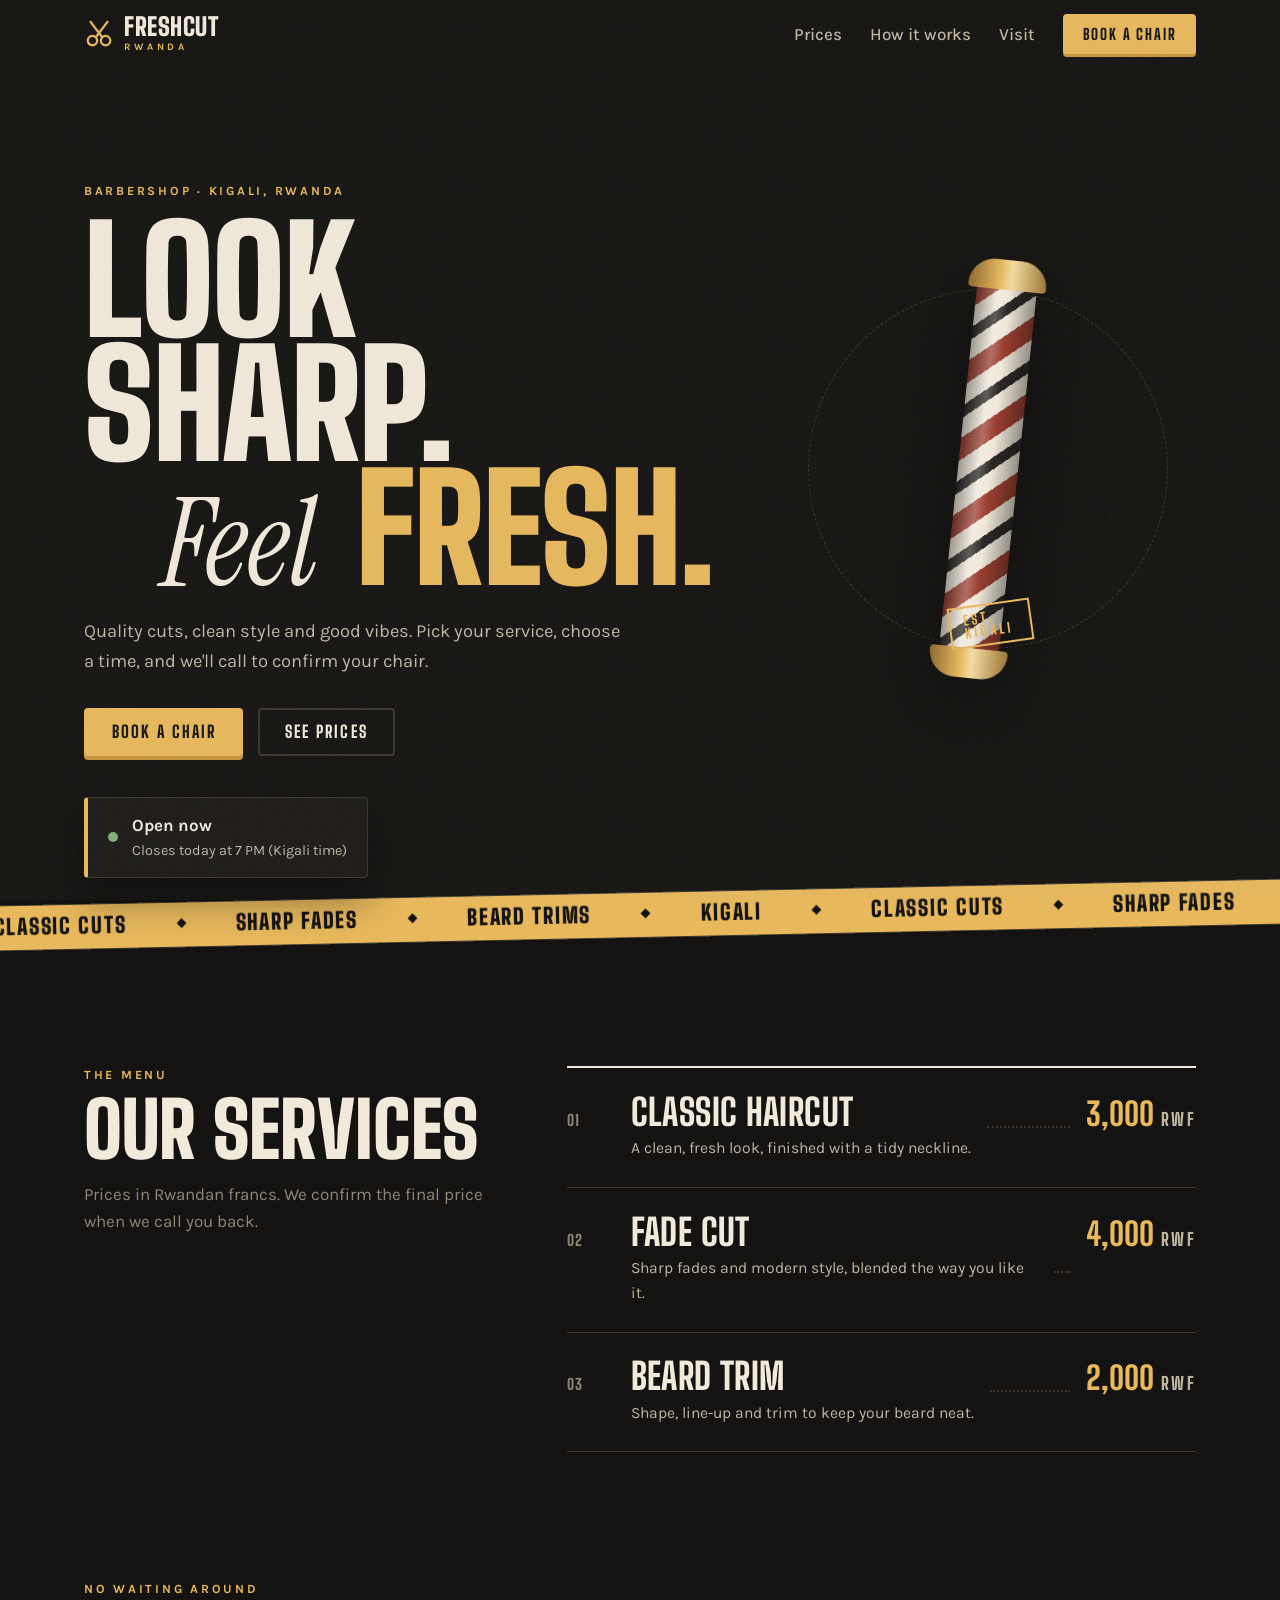
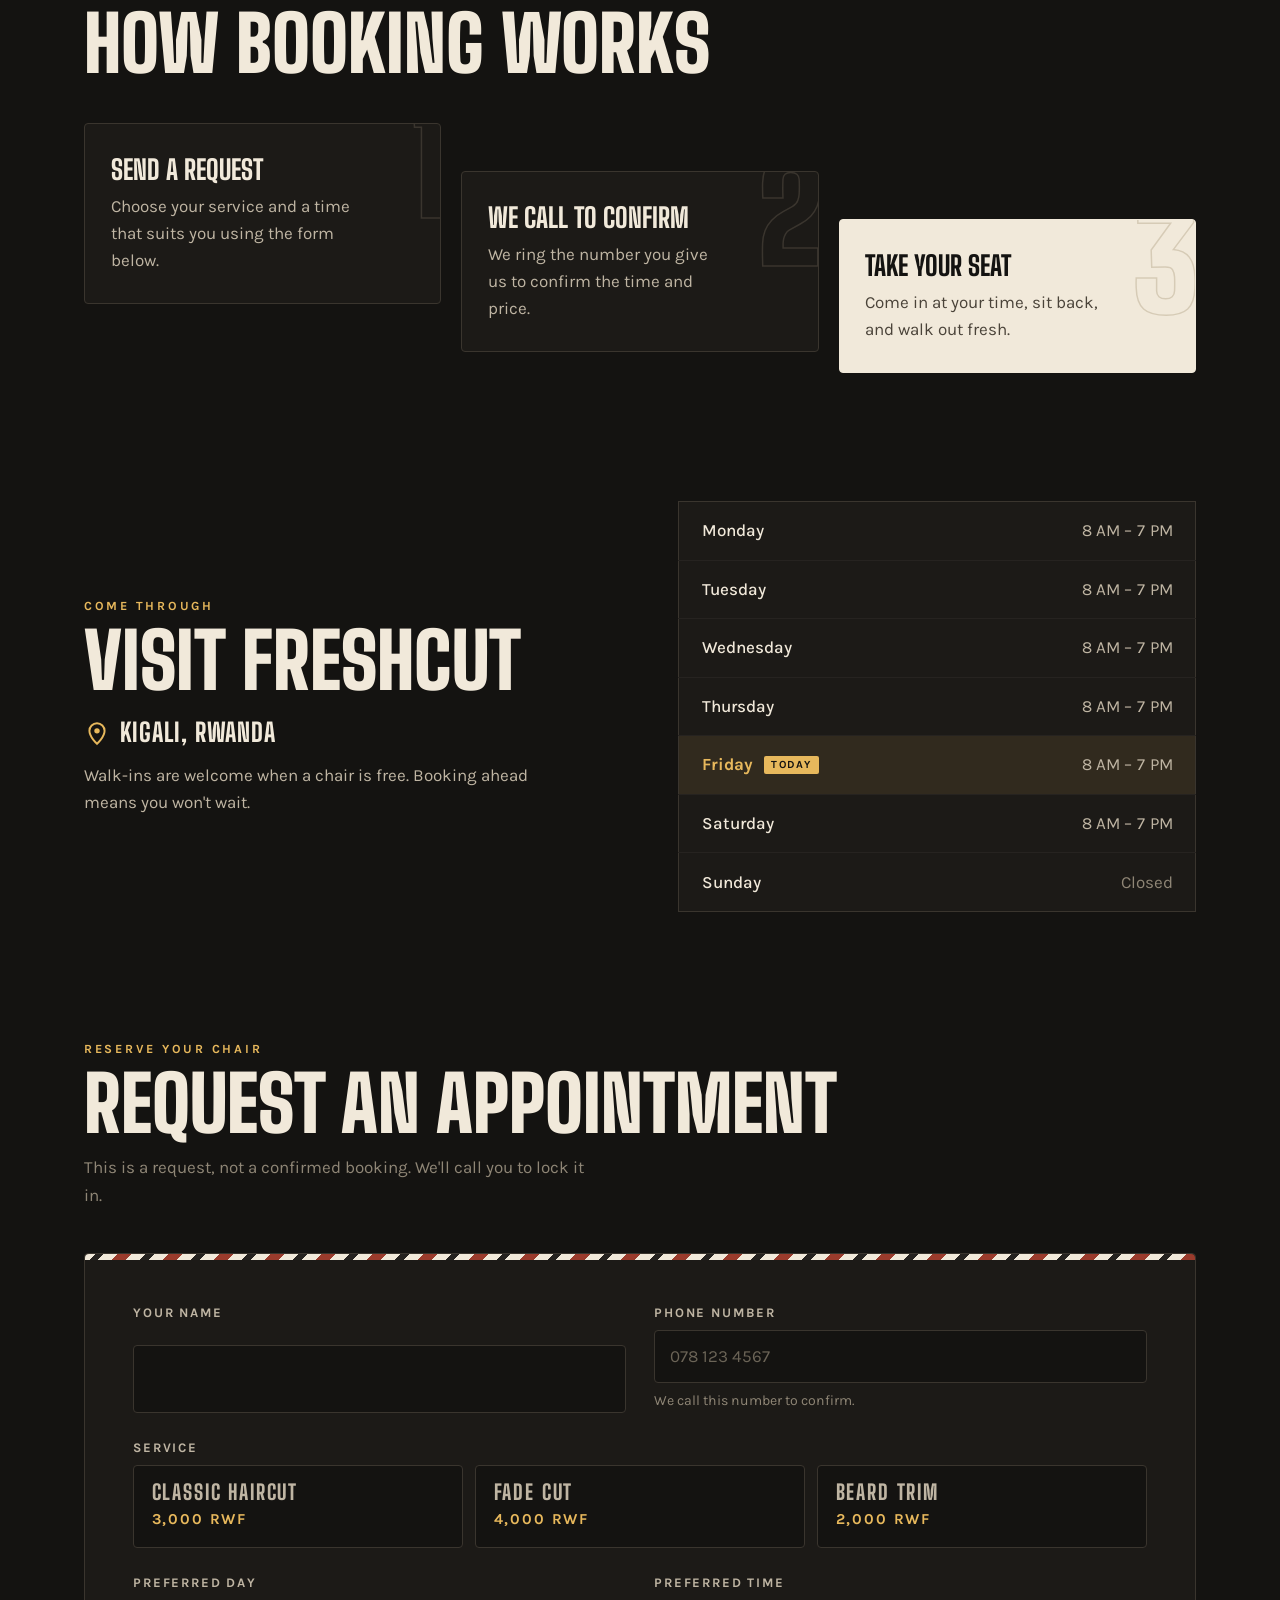
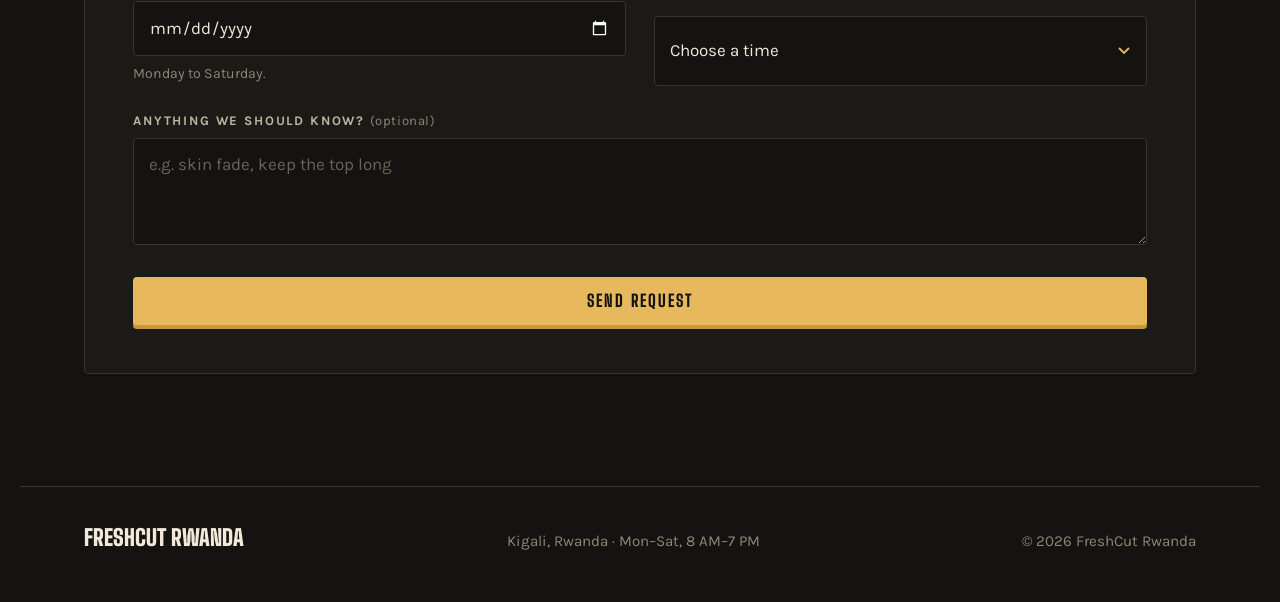
<file: index.html>
<!DOCTYPE html>
<html lang="en">
<head>
  <meta charset="UTF-8">
  <meta name="viewport" content="width=device-width, initial-scale=1.0">
  <title>FreshCut Rwanda | Barbershop in Kigali</title>
  <meta name="description" content="FreshCut Rwanda is a barbershop in Kigali for classic haircuts, sharp fades and beard trims. Open Monday to Saturday, 8 AM to 7 PM. Request an appointment online.">
  <meta name="theme-color" content="#141311">
  <link rel="canonical" href="https://freshcut-rwanda.netlify.app/">
  <link rel="icon" href="/favicon.svg" type="image/svg+xml">

  <meta property="og:type" content="website">
  <meta property="og:site_name" content="FreshCut Rwanda">
  <meta property="og:title" content="FreshCut Rwanda | Barbershop in Kigali">
  <meta property="og:description" content="Classic cuts, sharp fades and neat beards in Kigali. Request your chair online.">
  <meta property="og:url" content="https://freshcut-rwanda.netlify.app/">
  <meta property="og:locale" content="en_RW">
  <meta name="twitter:card" content="summary">

  <link rel="preconnect" href="https://fonts.googleapis.com">
  <link rel="preconnect" href="https://fonts.gstatic.com" crossorigin>
  <link rel="stylesheet" href="https://fonts.googleapis.com/css2?family=Big+Shoulders+Display:wght@600;800;900&family=Instrument+Serif:ital@0;1&family=Karla:wght@400;500;700&display=swap">
  <link rel="stylesheet" href="/styles.css">
  <script src="/main.js" defer></script>

  <script type="application/ld+json">
  {
    "@context": "https://schema.org",
    "@type": "BarberShop",
    "name": "FreshCut Rwanda",
    "url": "https://freshcut-rwanda.netlify.app/",
    "address": {
      "@type": "PostalAddress",
      "addressLocality": "Kigali",
      "addressCountry": "RW"
    },
    "priceRange": "2,000–4,000 RWF",
    "currenciesAccepted": "RWF",
    "openingHoursSpecification": [{
      "@type": "OpeningHoursSpecification",
      "dayOfWeek": ["Monday", "Tuesday", "Wednesday", "Thursday", "Friday", "Saturday"],
      "opens": "08:00",
      "closes": "19:00"
    }],
    "makesOffer": [
      { "@type": "Offer", "name": "Classic Haircut", "price": "3000", "priceCurrency": "RWF" },
      { "@type": "Offer", "name": "Fade Cut", "price": "4000", "priceCurrency": "RWF" },
      { "@type": "Offer", "name": "Beard Trim", "price": "2000", "priceCurrency": "RWF" }
    ]
  }
  </script>
</head>
<body>
  <a class="skip-link" href="#main">Skip to content</a>

  <header class="site-header" data-header>
    <div class="site-header__inner">
      <a class="brand" href="/" aria-label="FreshCut Rwanda, home">
        <svg class="brand__mark" viewBox="0 0 32 32" aria-hidden="true">
          <circle cx="9" cy="23" r="5" fill="none" stroke="currentColor" stroke-width="2.4"/>
          <circle cx="23" cy="23" r="5" fill="none" stroke="currentColor" stroke-width="2.4"/>
          <path d="M12.5 19.5 25 3M19.5 19.5 7 3" stroke="currentColor" stroke-width="2.4" stroke-linecap="round"/>
        </svg>
        <span class="brand__name">FreshCut<span class="brand__sub">Rwanda</span></span>
      </a>

      <button class="nav-toggle" type="button" aria-expanded="false" aria-controls="site-nav" data-nav-toggle>
        <span class="nav-toggle__bars" aria-hidden="true"></span>
        <span class="visually-hidden">Menu</span>
      </button>

      <nav class="site-nav" id="site-nav" aria-label="Main" data-nav>
        <a href="#prices">Prices</a>
        <a href="#how">How it works</a>
        <a href="#visit">Visit</a>
        <a class="btn btn--small" href="#book">Book a chair</a>
      </nav>
    </div>
  </header>

  <main id="main">
    <section class="hero" aria-labelledby="hero-title">
      <div class="hero__copy">
        <p class="eyebrow reveal">Barbershop &middot; Kigali, Rwanda</p>
        <h1 class="hero__title reveal" id="hero-title">
          <span class="hero__line">Look sharp.</span>
          <span class="hero__line hero__line--accent"><em>Feel</em> fresh.</span>
        </h1>
        <p class="hero__lede reveal">Quality cuts, clean style and good vibes. Pick your service, choose a time, and we'll call to confirm your chair.</p>
        <div class="hero__actions reveal">
          <a class="btn" href="#book">Book a chair</a>
          <a class="btn btn--ghost" href="#prices">See prices</a>
        </div>
      </div>

      <div class="hero__art" aria-hidden="true">
        <div class="pole">
          <span class="pole__cap pole__cap--top"></span>
          <span class="pole__glass"><span class="pole__stripes"></span></span>
          <span class="pole__cap pole__cap--bottom"></span>
        </div>
        <p class="hero__stamp">Est. Kigali</p>
      </div>

      <aside class="status-card reveal" aria-live="polite">
        <span class="status-card__dot" data-status-dot></span>
        <div>
          <p class="status-card__label" data-status-label>Mon–Sat &middot; 8 AM–7 PM</p>
          <p class="status-card__detail" data-status-detail>Closed Sundays</p>
        </div>
      </aside>
    </section>

    <div class="ticker" aria-hidden="true">
      <div class="ticker__track">
        <span>Classic cuts</span><span>Sharp fades</span><span>Beard trims</span><span>Kigali</span>
        <span>Classic cuts</span><span>Sharp fades</span><span>Beard trims</span><span>Kigali</span>
      </div>
    </div>

    <section class="section prices" id="prices" aria-labelledby="prices-title">
      <header class="section__head">
        <p class="eyebrow">The menu</p>
        <h2 class="section__title" id="prices-title">Our services</h2>
        <p class="section__note">Prices in Rwandan francs. We confirm the final price when we call you back.</p>
      </header>

      <ol class="menu">
        <li class="menu__item">
          <span class="menu__num">01</span>
          <div class="menu__body">
            <h3 class="menu__name">Classic Haircut</h3>
            <p class="menu__desc">A clean, fresh look, finished with a tidy neckline.</p>
          </div>
          <span class="menu__leader" aria-hidden="true"></span>
          <p class="menu__price"><data value="3000">3,000</data> <abbr title="Rwandan francs">RWF</abbr></p>
        </li>
        <li class="menu__item">
          <span class="menu__num">02</span>
          <div class="menu__body">
            <h3 class="menu__name">Fade Cut</h3>
            <p class="menu__desc">Sharp fades and modern style, blended the way you like it.</p>
          </div>
          <span class="menu__leader" aria-hidden="true"></span>
          <p class="menu__price"><data value="4000">4,000</data> <abbr title="Rwandan francs">RWF</abbr></p>
        </li>
        <li class="menu__item">
          <span class="menu__num">03</span>
          <div class="menu__body">
            <h3 class="menu__name">Beard Trim</h3>
            <p class="menu__desc">Shape, line-up and trim to keep your beard neat.</p>
          </div>
          <span class="menu__leader" aria-hidden="true"></span>
          <p class="menu__price"><data value="2000">2,000</data> <abbr title="Rwandan francs">RWF</abbr></p>
        </li>
      </ol>
    </section>

    <section class="section how" id="how" aria-labelledby="how-title">
      <header class="section__head">
        <p class="eyebrow">No waiting around</p>
        <h2 class="section__title" id="how-title">How booking works</h2>
      </header>

      <ol class="steps">
        <li class="step">
          <span class="step__num" aria-hidden="true">1</span>
          <h3 class="step__title">Send a request</h3>
          <p>Choose your service and a time that suits you using the form below.</p>
        </li>
        <li class="step">
          <span class="step__num" aria-hidden="true">2</span>
          <h3 class="step__title">We call to confirm</h3>
          <p>We ring the number you give us to confirm the time and price.</p>
        </li>
        <li class="step">
          <span class="step__num" aria-hidden="true">3</span>
          <h3 class="step__title">Take your seat</h3>
          <p>Come in at your time, sit back, and walk out fresh.</p>
        </li>
      </ol>
    </section>

    <section class="section visit" id="visit" aria-labelledby="visit-title">
      <div class="visit__intro">
        <p class="eyebrow">Come through</p>
        <h2 class="section__title" id="visit-title">Visit FreshCut</h2>
        <p class="visit__place">
          <svg viewBox="0 0 24 24" aria-hidden="true"><path d="M12 22s7-6.2 7-12a7 7 0 1 0-14 0c0 5.8 7 12 7 12Z" fill="none" stroke="currentColor" stroke-width="1.8"/><circle cx="12" cy="10" r="2.5" fill="currentColor"/></svg>
          Kigali, Rwanda
        </p>
        <p>Walk-ins are welcome when a chair is free. Booking ahead means you won't wait.</p>
      </div>

      <table class="hours" aria-label="Opening hours">
        <tbody>
          <tr data-day="1"><th scope="row">Monday</th><td>8 AM – 7 PM</td></tr>
          <tr data-day="2"><th scope="row">Tuesday</th><td>8 AM – 7 PM</td></tr>
          <tr data-day="3"><th scope="row">Wednesday</th><td>8 AM – 7 PM</td></tr>
          <tr data-day="4"><th scope="row">Thursday</th><td>8 AM – 7 PM</td></tr>
          <tr data-day="5"><th scope="row">Friday</th><td>8 AM – 7 PM</td></tr>
          <tr data-day="6"><th scope="row">Saturday</th><td>8 AM – 7 PM</td></tr>
          <tr data-day="0" class="hours__closed"><th scope="row">Sunday</th><td>Closed</td></tr>
        </tbody>
      </table>
    </section>

    <section class="section book" id="book" aria-labelledby="book-title">
      <header class="section__head">
        <p class="eyebrow">Reserve your chair</p>
        <h2 class="section__title" id="book-title">Request an appointment</h2>
        <p class="section__note">This is a request, not a confirmed booking. We'll call you to lock it in.</p>
      </header>

      <form class="booking" name="booking" method="POST" action="/thank-you" data-netlify="true" netlify-honeypot="bot-field" data-booking-form>
        <input type="hidden" name="subject" value="New booking request from %{siteName}">
        <p class="visually-hidden" aria-hidden="true">
          <label>Leave this empty: <input name="bot-field" tabindex="-1" autocomplete="off"></label>
        </p>

        <div class="field">
          <label for="f-name">Your name</label>
          <input id="f-name" name="name" type="text" autocomplete="name" required maxlength="80" aria-describedby="f-name-error">
          <p class="field__error" id="f-name-error" data-error-for="name"></p>
        </div>

        <div class="field">
          <label for="f-phone">Phone number</label>
          <input id="f-phone" name="phone" type="tel" inputmode="tel" autocomplete="tel" placeholder="078 123 4567" required maxlength="20" aria-describedby="f-phone-hint f-phone-error">
          <p class="field__hint" id="f-phone-hint">We call this number to confirm.</p>
          <p class="field__error" id="f-phone-error" data-error-for="phone"></p>
        </div>

        <fieldset class="field field--wide">
          <legend>Service</legend>
          <div class="choices">
            <label class="choice">
              <input type="radio" name="service" value="Classic Haircut (3,000 RWF)" required>
              <span class="choice__box"><span class="choice__name">Classic Haircut</span><span class="choice__price">3,000 RWF</span></span>
            </label>
            <label class="choice">
              <input type="radio" name="service" value="Fade Cut (4,000 RWF)">
              <span class="choice__box"><span class="choice__name">Fade Cut</span><span class="choice__price">4,000 RWF</span></span>
            </label>
            <label class="choice">
              <input type="radio" name="service" value="Beard Trim (2,000 RWF)">
              <span class="choice__box"><span class="choice__name">Beard Trim</span><span class="choice__price">2,000 RWF</span></span>
            </label>
          </div>
          <p class="field__error" data-error-for="service"></p>
        </fieldset>

        <div class="field">
          <label for="f-date">Preferred day</label>
          <input id="f-date" name="date" type="date" required aria-describedby="f-date-hint f-date-error">
          <p class="field__hint" id="f-date-hint">Monday to Saturday.</p>
          <p class="field__error" id="f-date-error" data-error-for="date"></p>
        </div>

        <div class="field">
          <label for="f-time">Preferred time</label>
          <select id="f-time" name="time" required aria-describedby="f-time-error">
            <option value="">Choose a time</option>
            <option>8:00 AM</option><option>8:30 AM</option>
            <option>9:00 AM</option><option>9:30 AM</option>
            <option>10:00 AM</option><option>10:30 AM</option>
            <option>11:00 AM</option><option>11:30 AM</option>
            <option>12:00 PM</option><option>12:30 PM</option>
            <option>1:00 PM</option><option>1:30 PM</option>
            <option>2:00 PM</option><option>2:30 PM</option>
            <option>3:00 PM</option><option>3:30 PM</option>
            <option>4:00 PM</option><option>4:30 PM</option>
            <option>5:00 PM</option><option>5:30 PM</option>
            <option>6:00 PM</option><option>6:30 PM</option>
          </select>
          <p class="field__error" id="f-time-error" data-error-for="time"></p>
        </div>

        <div class="field field--wide">
          <label for="f-notes">Anything we should know? <span class="field__optional">(optional)</span></label>
          <textarea id="f-notes" name="notes" rows="3" maxlength="500" placeholder="e.g. skin fade, keep the top long"></textarea>
        </div>

        <div class="booking__footer field--wide">
          <button class="btn btn--block" type="submit" data-submit>
            <span data-submit-label>Send request</span>
          </button>
          <p class="booking__status" role="status" data-form-status></p>
        </div>
      </form>

      <div class="booking-done" hidden tabindex="-1" data-booking-done>
        <svg viewBox="0 0 48 48" aria-hidden="true"><circle cx="24" cy="24" r="22" fill="none" stroke="currentColor" stroke-width="2.5"/><path d="m14 25 7 7 13-15" fill="none" stroke="currentColor" stroke-width="3" stroke-linecap="round" stroke-linejoin="round"/></svg>
        <h3>Request received</h3>
        <p data-done-summary>We'll call you shortly to confirm your appointment.</p>
        <button class="btn btn--ghost" type="button" data-book-again>Make another request</button>
      </div>
    </section>
  </main>

  <footer class="site-footer">
    <p class="site-footer__brand">FreshCut Rwanda</p>
    <p>Kigali, Rwanda &middot; Mon–Sat, 8 AM–7 PM</p>
    <p class="site-footer__copy">&copy; <span data-year>2026</span> FreshCut Rwanda</p>
  </footer>
</body>
</html>
</file>
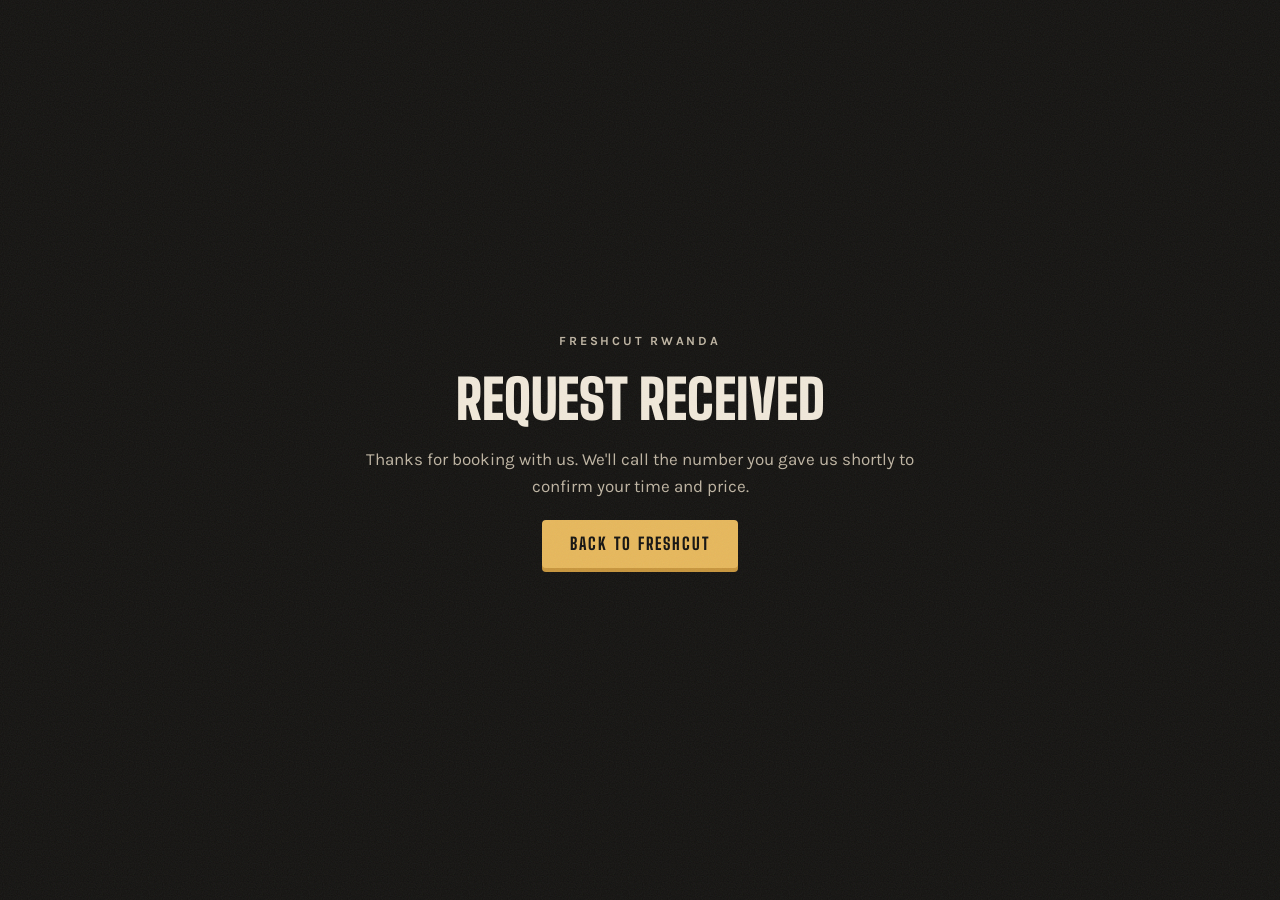
<file: thank-you.html>
<!DOCTYPE html>
<html lang="en">
<head>
  <meta charset="UTF-8">
  <meta name="viewport" content="width=device-width, initial-scale=1.0">
  <meta name="theme-color" content="#141311">
  <link rel="icon" href="/favicon.svg" type="image/svg+xml">
  <link rel="preconnect" href="https://fonts.googleapis.com">
  <link rel="preconnect" href="https://fonts.gstatic.com" crossorigin>
  <link rel="stylesheet" href="https://fonts.googleapis.com/css2?family=Big+Shoulders+Display:wght@600;800;900&family=Instrument+Serif:ital@0;1&family=Karla:wght@400;500;700&display=swap">
  <link rel="stylesheet" href="/styles.css">
  <title>Request received | FreshCut Rwanda</title>
  <meta name="robots" content="noindex">
</head>
<body>
  <main class="page-simple">
    <div class="page-simple__inner">
      <p class="eyebrow">FreshCut Rwanda</p>
      <h1>Request received</h1>
      <p>Thanks for booking with us. We'll call the number you gave us shortly to confirm your time and price.</p>
      <a class="btn" href="/">Back to FreshCut</a>
    </div>
  </main>
</body>
</html>
</file>
<file: styles.css>
/* FreshCut Rwanda — signboard style
   Palette: warm off-black, charcoal, cream paper, brass gold, oxblood pole stripe. */

:root {
  --ink: #141311;
  --ink-2: #1c1a17;
  --ink-3: #262320;
  --line: #3a352e;
  --cream: #f1e9da;
  --cream-dim: #bfb5a3;
  --muted: #8f8676;
  --gold: #e7b85c;
  --gold-deep: #c8963d;
  --oxblood: #9a3b2c;
  --ok: #7fae7a;
  --danger: #e0806b;

  --font-display: "Big Shoulders Display", "Arial Narrow", sans-serif;
  --font-serif: "Instrument Serif", Georgia, serif;
  --font-body: "Karla", "Segoe UI", sans-serif;

  --gutter: clamp(1.25rem, 5vw, 5rem);
  --max: 1240px;
  --radius: 4px;
  --ease: cubic-bezier(.2, .7, .2, 1);
}

*,
*::before,
*::after { box-sizing: border-box; }

html { scroll-behavior: smooth; scroll-padding-top: 5rem; }

body {
  margin: 0;
  font-family: var(--font-body);
  font-size: 1.0625rem;
  line-height: 1.6;
  color: var(--cream);
  background: var(--ink);
  -webkit-font-smoothing: antialiased;
  overflow-x: hidden;
}

/* Fixed grain overlay — non-interactive, never on a scrolling container */
body::after {
  content: "";
  position: fixed;
  inset: 0;
  z-index: 100;
  pointer-events: none;
  opacity: .07;
  background-image: url("data:image/svg+xml,%3Csvg xmlns='http://www.w3.org/2000/svg' width='160' height='160'%3E%3Cfilter id='n'%3E%3CfeTurbulence type='fractalNoise' baseFrequency='.85' numOctaves='3' stitchTiles='stitch'/%3E%3C/filter%3E%3Crect width='100%25' height='100%25' filter='url(%23n)'/%3E%3C/svg%3E");
}

img, svg { display: block; max-width: 100%; }
h1, h2, h3, p { margin: 0; }
a { color: inherit; }

:focus-visible {
  outline: 2px solid var(--gold);
  outline-offset: 3px;
  border-radius: 2px;
}

.visually-hidden {
  position: absolute !important;
  width: 1px; height: 1px;
  padding: 0; margin: -1px;
  overflow: hidden;
  clip: rect(0 0 0 0);
  white-space: nowrap;
  border: 0;
}

.skip-link {
  position: absolute;
  left: 1rem; top: -4rem;
  z-index: 60;
  padding: .6rem 1rem;
  background: var(--gold);
  color: var(--ink);
  font-weight: 700;
  text-decoration: none;
  transition: transform .2s var(--ease);
}
.skip-link:focus { transform: translateY(5rem); }

.eyebrow {
  font-family: var(--font-body);
  font-weight: 700;
  font-size: .78rem;
  letter-spacing: .22em;
  text-transform: uppercase;
  color: var(--gold);
}

/* ---------- Buttons ---------- */
.btn {
  --btn-bg: var(--gold);
  --btn-fg: var(--ink);
  display: inline-flex;
  align-items: center;
  justify-content: center;
  gap: .5rem;
  min-height: 3rem;
  padding: .8rem 1.6rem;
  border: 2px solid var(--btn-bg);
  border-radius: var(--radius);
  background: var(--btn-bg);
  color: var(--btn-fg);
  font: 800 1.05rem/1 var(--font-display);
  letter-spacing: .12em;
  text-transform: uppercase;
  text-decoration: none;
  cursor: pointer;
  box-shadow: 0 4px 0 var(--gold-deep);
  transition: transform .15s var(--ease), box-shadow .15s var(--ease), background-color .2s;
}
.btn:hover { transform: translateY(-2px); box-shadow: 0 6px 0 var(--gold-deep); }
.btn:active { transform: translateY(3px); box-shadow: 0 1px 0 var(--gold-deep); }
.btn[disabled] { cursor: progress; opacity: .75; transform: none; }

.btn--ghost {
  --btn-bg: transparent;
  --btn-fg: var(--cream);
  border-color: var(--line);
  box-shadow: none;
}
.btn--ghost:hover { border-color: var(--gold); color: var(--gold); box-shadow: none; }
.btn--ghost:active { box-shadow: none; }

.btn--small { min-height: 2.5rem; padding: .55rem 1.1rem; font-size: .95rem; box-shadow: 0 3px 0 var(--gold-deep); }
.btn--block { width: 100%; }

/* ---------- Header ---------- */
.site-header {
  position: sticky;
  top: 0;
  z-index: 50;
  background: rgba(20, 19, 17, .82);
  backdrop-filter: blur(10px);
  -webkit-backdrop-filter: blur(10px);
  border-bottom: 1px solid transparent;
  transition: border-color .3s;
}
.site-header.is-scrolled { border-bottom-color: var(--line); }

.site-header__inner {
  max-width: var(--max);
  margin: 0 auto;
  padding: .9rem var(--gutter);
  display: flex;
  align-items: center;
  justify-content: space-between;
  gap: 1rem;
}

.brand {
  display: inline-flex;
  align-items: center;
  gap: .65rem;
  text-decoration: none;
  color: var(--cream);
}
.brand__mark { width: 30px; height: 30px; color: var(--gold); transition: transform .4s var(--ease); }
.brand:hover .brand__mark { transform: rotate(-14deg); }
.brand__name {
  font: 900 1.55rem/1 var(--font-display);
  letter-spacing: .02em;
  text-transform: uppercase;
}
.brand__sub {
  display: block;
  font: 700 .62rem/1.4 var(--font-body);
  letter-spacing: .38em;
  color: var(--gold);
}

.site-nav { display: flex; align-items: center; gap: 1.75rem; }
.site-nav a:not(.btn) {
  position: relative;
  font-weight: 500;
  text-decoration: none;
  color: var(--cream-dim);
  transition: color .2s;
}
.site-nav a:not(.btn)::after {
  content: "";
  position: absolute;
  left: 0; right: 0; bottom: -4px;
  height: 2px;
  background: var(--gold);
  transform: scaleX(0);
  transform-origin: left;
  transition: transform .3s var(--ease);
}
.site-nav a:not(.btn):hover { color: var(--cream); }
.site-nav a:not(.btn):hover::after { transform: scaleX(1); }

.nav-toggle {
  display: none;
  width: 44px; height: 44px;
  padding: 0;
  border: 1px solid var(--line);
  border-radius: var(--radius);
  background: transparent;
  color: var(--cream);
  cursor: pointer;
}
.nav-toggle__bars,
.nav-toggle__bars::before,
.nav-toggle__bars::after {
  display: block;
  width: 20px; height: 2px;
  margin: 0 auto;
  background: currentColor;
  transition: transform .3s var(--ease), opacity .2s;
}
.nav-toggle__bars { position: relative; }
.nav-toggle__bars::before,
.nav-toggle__bars::after { content: ""; position: absolute; left: 0; }
.nav-toggle__bars::before { transform: translateY(-6px); }
.nav-toggle__bars::after { transform: translateY(6px); }
.nav-toggle[aria-expanded="true"] .nav-toggle__bars { background: transparent; }
.nav-toggle[aria-expanded="true"] .nav-toggle__bars::before { transform: rotate(45deg); background: var(--cream); }
.nav-toggle[aria-expanded="true"] .nav-toggle__bars::after { transform: rotate(-45deg); background: var(--cream); }

@media (max-width: 760px) {
  .nav-toggle { display: block; }
  .site-nav {
    position: absolute;
    top: 100%; left: 0; right: 0;
    flex-direction: column;
    align-items: stretch;
    gap: 0;
    padding: .5rem var(--gutter) 1.5rem;
    background: var(--ink);
    border-bottom: 1px solid var(--line);
    opacity: 0;
    visibility: hidden;
    transform: translateY(-8px);
    transition: opacity .25s, transform .25s var(--ease), visibility 0s .25s;
  }
  .site-nav.is-open {
    opacity: 1;
    visibility: visible;
    transform: none;
    transition: opacity .25s, transform .25s var(--ease);
  }
  .site-nav a:not(.btn) {
    padding: .95rem 0;
    border-bottom: 1px solid var(--ink-3);
    font: 800 1.5rem/1 var(--font-display);
    text-transform: uppercase;
    letter-spacing: .04em;
  }
  .site-nav a:not(.btn)::after { display: none; }
  .site-nav .btn { margin-top: 1.25rem; }
}

/* ---------- Hero ---------- */
.hero {
  position: relative;
  max-width: var(--max);
  margin: 0 auto;
  padding: clamp(3rem, 9vw, 7rem) var(--gutter) clamp(4rem, 8vw, 6rem);
  display: grid;
  grid-template-columns: minmax(0, 1.6fr) minmax(0, 1fr);
  align-items: center;
  gap: 2rem;
}

.hero__copy { position: relative; z-index: 2; }

.hero__title {
  margin: 1.1rem 0 1.4rem;
  font: 900 clamp(3.6rem, 11.5vw, 9.5rem)/.84 var(--font-display);
  text-transform: uppercase;
  letter-spacing: -.01em;
}
.hero__line { display: block; }
.hero__line--accent { color: var(--gold); padding-left: clamp(1rem, 6vw, 5rem); }
.hero__line--accent em {
  font-family: var(--font-serif);
  font-weight: 400;
  font-style: italic;
  text-transform: none;
  letter-spacing: 0;
  color: var(--cream);
  font-size: .82em;
  margin-right: .06em;
}

.hero__lede {
  max-width: 34rem;
  color: var(--cream-dim);
  font-size: 1.15rem;
}

.hero__actions { display: flex; flex-wrap: wrap; gap: .9rem; margin-top: 2rem; }

.hero__art {
  position: relative;
  justify-self: center;
  display: grid;
  place-items: center;
}
.hero__art::before {
  content: "";
  position: absolute;
  width: clamp(220px, 30vw, 360px);
  aspect-ratio: 1;
  border-radius: 50%;
  border: 1px dashed var(--line);
  animation: spin 60s linear infinite;
}
.hero__stamp {
  position: absolute;
  bottom: 8%;
  right: -6%;
  padding: .35rem .8rem;
  border: 2px solid var(--gold);
  color: var(--gold);
  font: 800 .85rem/1 var(--font-display);
  letter-spacing: .25em;
  text-transform: uppercase;
  transform: rotate(-8deg);
}

/* Barber pole */
.pole {
  position: relative;
  display: grid;
  justify-items: center;
  transform: rotate(6deg);
  filter: drop-shadow(0 30px 40px rgba(0, 0, 0, .55));
}
.pole__cap {
  display: block;
  width: 78px; height: 30px;
  background: linear-gradient(90deg, #8e6a2c, var(--gold) 40%, #f6dca3 55%, #9c7633);
}
.pole__cap--top { border-radius: 40px 40px 6px 6px; }
.pole__cap--bottom { border-radius: 6px 6px 40px 40px; }
.pole__glass {
  position: relative;
  display: block;
  width: 60px;
  height: clamp(240px, 34vw, 360px);
  overflow: hidden;
  background: var(--cream);
}
.pole__glass::after {
  content: "";
  position: absolute;
  inset: 0;
  background: linear-gradient(90deg, rgba(0,0,0,.35), rgba(255,255,255,.25) 35%, rgba(255,255,255,0) 55%, rgba(0,0,0,.4));
}
.pole__stripes {
  position: absolute;
  left: 0; right: 0;
  top: -120px;
  height: calc(100% + 120px);
  background: repeating-linear-gradient(
    -40deg,
    var(--oxblood) 0 18px,
    var(--cream) 18px 34px,
    var(--ink-3) 34px 44px,
    var(--cream) 44px 60px
  );
  animation: pole 3.2s linear infinite;
}

/* "Open now" card overlapping the hero edge */
.status-card {
  position: absolute;
  left: var(--gutter);
  bottom: -1.6rem;
  z-index: 3;
  display: flex;
  align-items: center;
  gap: .9rem;
  padding: .9rem 1.25rem;
  background: var(--ink-2);
  border: 1px solid var(--line);
  border-left: 4px solid var(--gold);
  border-radius: var(--radius);
  box-shadow: 0 18px 40px rgba(0, 0, 0, .45);
}
.status-card__dot {
  width: 10px; height: 10px;
  flex: none;
  border-radius: 50%;
  background: var(--muted);
}
.status-card__dot.is-open { background: var(--ok); animation: pulse 2s ease-out infinite; }
.status-card__dot.is-closed { background: var(--danger); }
.status-card__label { font-weight: 700; }
.status-card__detail { font-size: .9rem; color: var(--cream-dim); }

@media (max-width: 860px) {
  .hero { grid-template-columns: 1fr; padding-bottom: 5.5rem; }
  .hero__art {
    position: absolute;
    right: calc(var(--gutter) * -0.2);
    top: 2rem;
    opacity: .22;
    z-index: 0;
  }
  .hero__stamp { display: none; }
  .status-card { right: var(--gutter); }
}

/* ---------- Ticker ---------- */
.ticker {
  overflow: hidden;
  border-block: 1px solid var(--line);
  background: var(--gold);
  color: var(--ink);
  transform: rotate(-1.2deg);
  margin: 2.5rem -2rem 0;
}
.ticker__track {
  display: flex;
  width: max-content;
  animation: ticker 28s linear infinite;
}
.ticker__track span {
  padding: .7rem 1.6rem;
  font: 900 1.35rem/1 var(--font-display);
  letter-spacing: .08em;
  text-transform: uppercase;
  white-space: nowrap;
}
.ticker__track span::after {
  content: "";
  display: inline-block;
  width: 7px; height: 7px;
  margin-left: 3.2rem;
  background: currentColor;
  vertical-align: middle;
  transform: translateY(-2px) rotate(45deg);
}

/* ---------- Sections ---------- */
.section {
  max-width: var(--max);
  margin: 0 auto;
  padding: clamp(4.5rem, 10vw, 8rem) var(--gutter) 0;
}
.section__head { margin-bottom: 2.75rem; }
.section__title {
  margin-top: .5rem;
  font: 900 clamp(2.6rem, 6.5vw, 4.8rem)/.92 var(--font-display);
  text-transform: uppercase;
}
.section__note { margin-top: 1rem; max-width: 32rem; color: var(--muted); }

/* Price menu — split layout, head left, board right */
.prices {
  display: grid;
  grid-template-columns: minmax(0, 1fr) minmax(0, 1.55fr);
  gap: clamp(2rem, 6vw, 6rem);
  align-items: start;
}
.prices .section__head { position: sticky; top: 7rem; }

.menu {
  list-style: none;
  margin: 0;
  padding: 0;
  border-top: 2px solid var(--cream);
}
.menu__item {
  display: grid;
  grid-template-columns: 3rem minmax(0, auto) 1fr auto;
  align-items: baseline;
  column-gap: 1rem;
  padding: 1.6rem 0;
  border-bottom: 1px solid var(--line);
  transition: padding-left .3s var(--ease);
}
.menu__num {
  font: 800 .95rem/1 var(--font-display);
  color: var(--muted);
  letter-spacing: .1em;
}
.menu__name {
  font: 800 clamp(1.6rem, 3.4vw, 2.3rem)/1 var(--font-display);
  text-transform: uppercase;
  letter-spacing: .01em;
  transition: color .2s;
}
.menu__desc { margin-top: .35rem; color: var(--cream-dim); font-size: .98rem; }
.menu__leader {
  align-self: end;
  margin-bottom: 2.1rem;
  border-bottom: 2px dotted var(--line);
  min-width: 1rem;
}
.menu__price {
  font: 800 clamp(1.5rem, 3vw, 2rem)/1 var(--font-display);
  color: var(--gold);
  white-space: nowrap;
}
.menu__price abbr {
  font-size: .55em;
  letter-spacing: .14em;
  text-decoration: none;
  color: var(--cream-dim);
}
.menu__item:hover .menu__name { color: var(--gold); }

@media (max-width: 860px) {
  .prices { grid-template-columns: 1fr; }
  .prices .section__head { position: static; margin-bottom: 0; }
}
@media (max-width: 520px) {
  .menu__item { grid-template-columns: 2.2rem 1fr auto; }
  .menu__leader { display: none; }
}

/* How it works — stepped staircase rather than equal cards */
.steps {
  list-style: none;
  margin: 0;
  padding: 0;
  display: grid;
  grid-template-columns: repeat(3, minmax(0, 1fr));
  gap: 1.25rem;
  align-items: start;
}
.step {
  position: relative;
  padding: 2rem 1.6rem 1.8rem;
  background: var(--ink-2);
  border: 1px solid var(--line);
  border-radius: var(--radius);
  overflow: hidden;
}
.step:nth-child(2) { margin-top: 3rem; }
.step:nth-child(3) { margin-top: 6rem; background: var(--cream); color: var(--ink); border-color: var(--cream); }
.step:nth-child(3) p { color: #4a4339; }
.step__num {
  position: absolute;
  right: -.4rem;
  top: -1.6rem;
  font: 900 8.5rem/1 var(--font-display);
  color: transparent;
  -webkit-text-stroke: 1.5px var(--line);
  pointer-events: none;
}
.step:nth-child(3) .step__num { -webkit-text-stroke-color: #d6cbb6; }
.step__title {
  position: relative;
  margin-bottom: .6rem;
  font: 800 1.7rem/1 var(--font-display);
  text-transform: uppercase;
}
.step p { position: relative; color: var(--cream-dim); max-width: 24ch; }

@media (max-width: 860px) {
  .steps { grid-template-columns: 1fr; }
  .step:nth-child(2) { margin: 0 0 0 8%; }
  .step:nth-child(3) { margin: 0 0 0 16%; }
}

/* Visit */
.visit {
  display: grid;
  grid-template-columns: minmax(0, 1fr) minmax(0, 1fr);
  gap: clamp(2rem, 6vw, 6rem);
  align-items: center;
}
.visit__intro > p:not(.eyebrow) { margin-top: 1rem; color: var(--cream-dim); max-width: 30rem; }
.visit__place {
  display: flex;
  align-items: center;
  gap: .6rem;
  margin-top: 1.5rem !important;
  color: var(--cream) !important;
  font: 800 1.6rem/1 var(--font-display);
  text-transform: uppercase;
  letter-spacing: .03em;
}
.visit__place svg { width: 26px; height: 26px; color: var(--gold); }

.hours {
  width: 100%;
  border-collapse: collapse;
  background: var(--ink-2);
  border: 1px solid var(--line);
  border-radius: var(--radius);
}
.hours th,
.hours td { padding: .95rem 1.4rem; border-bottom: 1px solid var(--ink-3); }
.hours tr:last-child th,
.hours tr:last-child td { border-bottom: 0; }
.hours th { text-align: left; font-weight: 500; }
.hours td { text-align: right; color: var(--cream-dim); font-variant-numeric: tabular-nums; }
.hours__closed td { color: var(--muted); }
.hours tr.is-today { background: rgba(231, 184, 92, .1); }
.hours tr.is-today th { font-weight: 700; color: var(--gold); }
.hours tr.is-today th::after {
  content: "Today";
  margin-left: .7rem;
  padding: .15rem .45rem;
  border-radius: 2px;
  background: var(--gold);
  color: var(--ink);
  font-size: .68rem;
  font-weight: 700;
  letter-spacing: .14em;
  text-transform: uppercase;
  vertical-align: 2px;
}

@media (max-width: 860px) {
  .visit { grid-template-columns: 1fr; }
}

/* ---------- Booking ---------- */
.book { padding-bottom: clamp(4rem, 9vw, 7rem); }
.book .section__head { text-align: left; }

.booking,
.booking-done {
  position: relative;
  padding: clamp(1.5rem, 4vw, 3rem);
  background: var(--ink-2);
  border: 1px solid var(--line);
  border-radius: var(--radius);
}
.booking::before,
.booking-done::before {
  content: "";
  position: absolute;
  left: 0; right: 0; top: 0;
  height: 6px;
  background: repeating-linear-gradient(-45deg, var(--oxblood) 0 10px, var(--cream) 10px 20px, var(--ink-3) 20px 26px, var(--cream) 26px 36px);
  border-radius: var(--radius) var(--radius) 0 0;
}

.booking {
  display: grid;
  grid-template-columns: repeat(2, minmax(0, 1fr));
  gap: 1.5rem 1.75rem;
}
.booking[hidden] { display: none; }
.field--wide { grid-column: 1 / -1; }

.field { display: grid; gap: .45rem; margin: 0; padding: 0; border: 0; min-width: 0; }
.field label,
.field legend {
  padding: 0;
  font-weight: 700;
  font-size: .82rem;
  letter-spacing: .14em;
  text-transform: uppercase;
  color: var(--cream-dim);
}
.field legend { margin-bottom: .45rem; }
.field__optional { font-weight: 400; letter-spacing: .04em; text-transform: none; color: var(--muted); }
.field__hint { font-size: .88rem; color: var(--muted); }
.field__error { min-height: 0; font-size: .9rem; color: var(--danger); }
.field__error:empty { display: none; }

.field input,
.field select,
.field textarea {
  width: 100%;
  min-height: 3.1rem;
  padding: .75rem .95rem;
  border: 1px solid var(--line);
  border-radius: var(--radius);
  background: var(--ink);
  color: var(--cream);
  font: inherit;
  color-scheme: dark;
  transition: border-color .2s, box-shadow .2s;
}
.field textarea { resize: vertical; min-height: 6rem; }
.field select {
  appearance: none;
  background-image: url("data:image/svg+xml,%3Csvg xmlns='http://www.w3.org/2000/svg' viewBox='0 0 12 8'%3E%3Cpath d='M1 1l5 5 5-5' fill='none' stroke='%23e7b85c' stroke-width='1.8'/%3E%3C/svg%3E");
  background-repeat: no-repeat;
  background-position: right 1rem center;
  background-size: 12px;
  padding-right: 2.6rem;
}
.field select option:disabled { color: #6b6457; }
.field input::placeholder,
.field textarea::placeholder { color: #6b6457; }
.field input:hover,
.field select:hover,
.field textarea:hover { border-color: #57503f; }
.field input:focus,
.field select:focus,
.field textarea:focus {
  outline: none;
  border-color: var(--gold);
  box-shadow: 0 0 0 3px rgba(231, 184, 92, .2);
}
.field.has-error input,
.field.has-error select,
.field.has-error textarea,
.field.has-error .choice__box { border-color: var(--danger); }

.choices { display: grid; grid-template-columns: repeat(3, minmax(0, 1fr)); gap: .75rem; }
.choice { position: relative; cursor: pointer; }
.choice input { position: absolute; opacity: 0; inset: 0; margin: 0; cursor: pointer; }
.choice__box {
  display: flex;
  flex-direction: column;
  gap: .2rem;
  height: 100%;
  padding: 1rem 1.1rem;
  border: 1px solid var(--line);
  border-radius: var(--radius);
  background: var(--ink);
  transition: border-color .2s, background-color .2s, transform .15s var(--ease);
}
.choice__name { font: 800 1.3rem/1.05 var(--font-display); text-transform: uppercase; }
.choice__price { color: var(--gold); font-weight: 700; font-size: .95rem; }
.choice:hover .choice__box { border-color: #57503f; transform: translateY(-2px); }
.choice input:focus-visible + .choice__box { outline: 2px solid var(--gold); outline-offset: 3px; }
.choice input:checked + .choice__box {
  border-color: var(--gold);
  background: rgba(231, 184, 92, .1);
  box-shadow: inset 0 0 0 1px var(--gold);
}

.booking__footer { display: grid; gap: .9rem; margin-top: .5rem; }
.booking__status { font-size: .95rem; color: var(--cream-dim); }
.booking__status:empty { display: none; }
.booking__status.is-error { color: var(--danger); }

.btn.is-loading [data-submit-label]::after {
  content: "";
  display: inline-block;
  width: .9em; height: .9em;
  margin-left: .6rem;
  border: 2px solid currentColor;
  border-right-color: transparent;
  border-radius: 50%;
  vertical-align: -1px;
  animation: spin .7s linear infinite;
}

.booking-done {
  display: grid;
  justify-items: center;
  gap: 1rem;
  text-align: center;
  padding-block: clamp(3rem, 7vw, 5rem);
}
.booking-done[hidden] { display: none; }
.booking-done:focus { outline: none; }
.booking-done svg { width: 64px; height: 64px; color: var(--ok); }
.booking-done h3 { font: 900 2.6rem/1 var(--font-display); text-transform: uppercase; }
.booking-done p { max-width: 30rem; color: var(--cream-dim); }

@media (max-width: 640px) {
  .booking { grid-template-columns: 1fr; }
  .choices { grid-template-columns: 1fr; }
  .choice__box { flex-direction: row; justify-content: space-between; align-items: baseline; }
}

/* ---------- Footer ---------- */
.site-footer {
  display: flex;
  flex-wrap: wrap;
  align-items: baseline;
  justify-content: space-between;
  gap: .75rem 2rem;
  max-width: var(--max);
  margin: 0 auto;
  padding: 2.5rem var(--gutter) 3rem;
  border-top: 1px solid var(--line);
  color: var(--muted);
  font-size: .95rem;
}
.site-footer__brand { font: 900 1.4rem/1 var(--font-display); text-transform: uppercase; color: var(--cream); }

/* ---------- Simple pages (thank-you / 404) ---------- */
.page-simple {
  min-height: 100vh;
  display: grid;
  place-items: center;
  padding: 2rem var(--gutter);
  text-align: center;
}
.page-simple__inner { display: grid; justify-items: center; gap: 1.25rem; max-width: 36rem; }
.page-simple__big {
  font: 900 clamp(5rem, 22vw, 12rem)/.85 var(--font-display);
  color: var(--gold);
  text-transform: uppercase;
}
.page-simple h1 { font: 900 clamp(2.2rem, 6vw, 3.4rem)/1 var(--font-display); text-transform: uppercase; }
.page-simple p { color: var(--cream-dim); }

/* ---------- Motion ---------- */
.reveal { animation: rise .9s var(--ease) both; }
.hero__copy .reveal:nth-child(1) { animation-delay: .05s; }
.hero__copy .reveal:nth-child(2) { animation-delay: .15s; }
.hero__copy .reveal:nth-child(3) { animation-delay: .3s; }
.hero__copy .reveal:nth-child(4) { animation-delay: .42s; }
.status-card.reveal { animation-delay: .6s; }
.hero__art { animation: drop 1.2s var(--ease) .2s both; }

.js .in-view-target { opacity: 0; transform: translateY(28px); transition: opacity .8s var(--ease), transform .8s var(--ease); }
.js .in-view-target.is-visible { opacity: 1; transform: none; }

@keyframes rise { from { opacity: 0; transform: translateY(24px); } to { opacity: 1; transform: none; } }
@keyframes drop { from { opacity: 0; transform: translateY(-40px) rotate(-6deg); } to { opacity: 1; transform: none; } }
@keyframes pole { to { transform: translateY(78px); } }
@keyframes ticker { to { transform: translateX(-50%); } }
@keyframes spin { to { transform: rotate(360deg); } }
@keyframes pulse {
  0% { box-shadow: 0 0 0 0 rgba(127, 174, 122, .55); }
  100% { box-shadow: 0 0 0 10px rgba(127, 174, 122, 0); }
}

@media (prefers-reduced-motion: reduce) {
  html { scroll-behavior: auto; }
  *, *::before, *::after {
    animation-duration: .001ms !important;
    animation-iteration-count: 1 !important;
    transition-duration: .001ms !important;
  }
  .js .in-view-target { opacity: 1; transform: none; }
}
</file>
